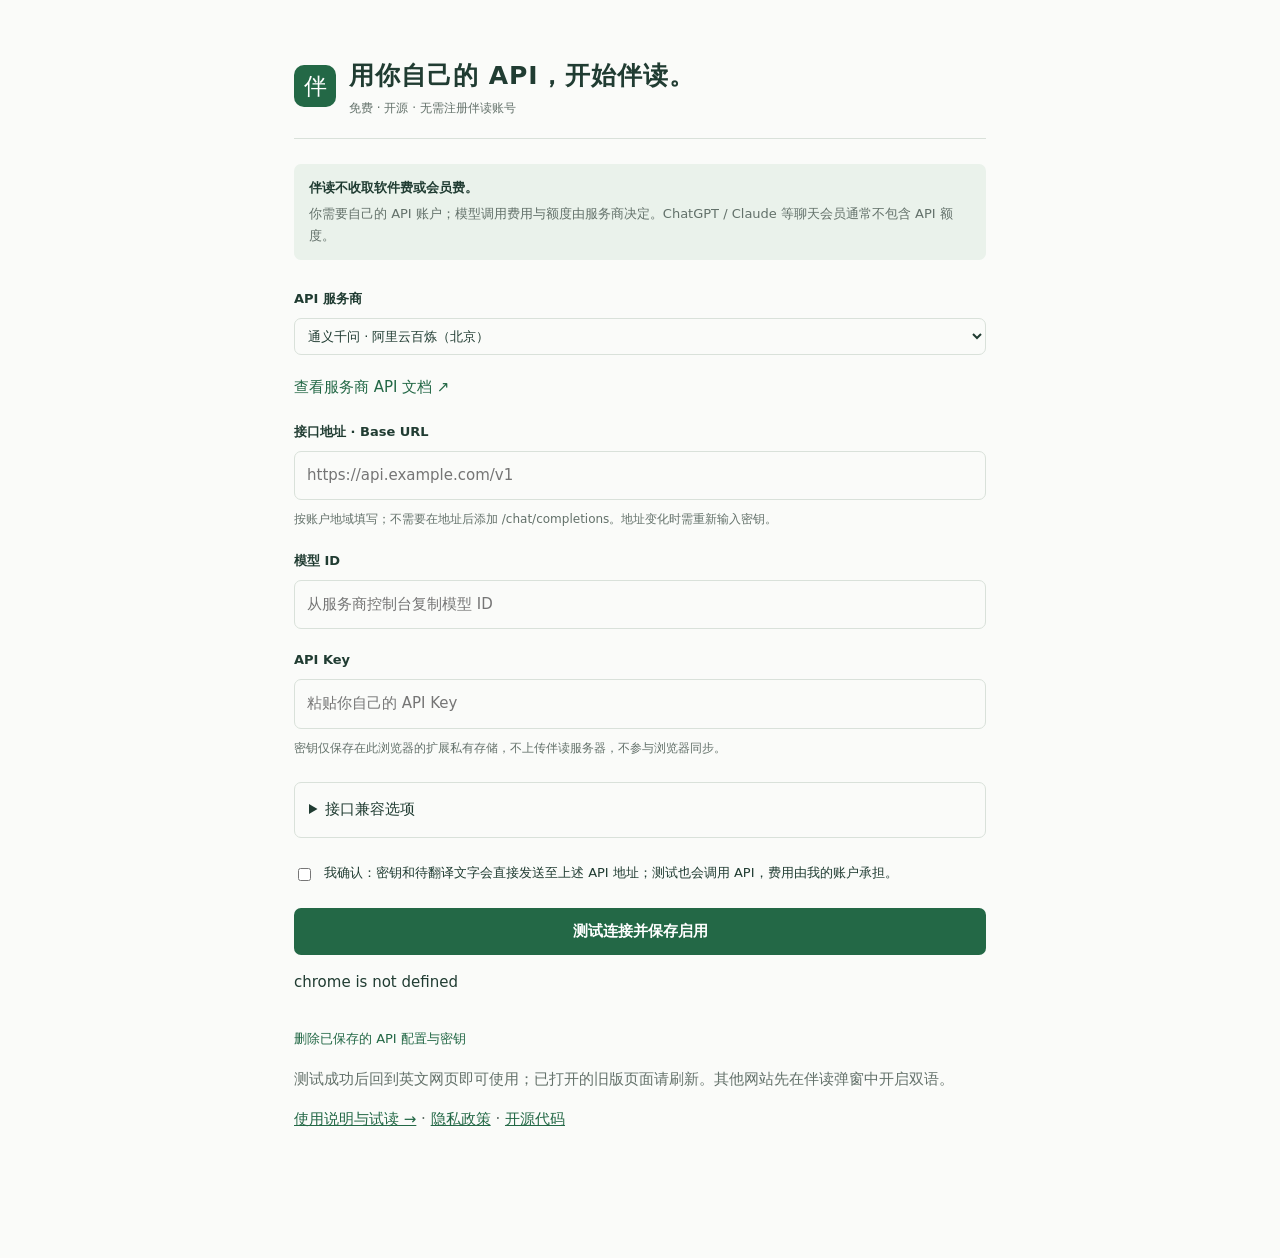
<file: extension/api-setup.html>
<!doctype html>
<html lang="zh-CN"><head><meta charset="utf-8"><meta name="viewport" content="width=device-width,initial-scale=1"><title>伴读 · API 设置</title><link rel="stylesheet" href="ui.css"></head>
<body class="guide settings">
<header><span class="mark">伴</span><div><h1>用你自己的 API，开始伴读。</h1><p>免费 · 开源 · 无需注册伴读账号</p></div></header>
<main>
<div class="note"><strong>伴读不收取软件费或会员费。</strong><p>你需要自己的 API 账户；模型调用费用与额度由服务商决定。ChatGPT / Claude 等聊天会员通常不包含 API 额度。</p></div>
<form id="api-form">
<label for="provider">API 服务商</label><select id="provider"></select>
<p id="provider-hint" class="hint"></p><p><a id="provider-docs" target="_blank" rel="noreferrer">查看服务商 API 文档 ↗</a></p>
<label for="base-url">接口地址 · Base URL</label><input id="base-url" type="url" required spellcheck="false" placeholder="https://api.example.com/v1" autocomplete="off">
<p class="hint">按账户地域填写；不需要在地址后添加 /chat/completions。地址变化时需重新输入密钥。</p>
<label for="model">模型 ID</label><input id="model" required spellcheck="false" placeholder="从服务商控制台复制模型 ID" autocomplete="off">
<label for="api-key">API Key</label><input id="api-key" type="password" spellcheck="false" autocomplete="off" placeholder="粘贴你自己的 API Key">
<p id="key-state" class="hint">密钥仅保存在此浏览器的扩展私有存储，不上传伴读服务器，不参与浏览器同步。</p>
<details><summary>接口兼容选项</summary><label class="check"><input id="stream" type="checkbox" checked> 流式显示译文（OpenAI 兼容接口）</label><label class="check"><input id="json-mode" type="checkbox"> 发送 JSON 模式参数（仅在模型支持时开启）</label><p class="hint">遇到参数不兼容时，可关闭以上选项后重新测试。Claude 使用非流式 Messages 接口。</p></details>
<label class="check consent"><input id="consent" type="checkbox" required> 我确认：密钥和待翻译文字会直接发送至上述 API 地址；测试也会调用 API，费用由我的账户承担。</label>
<button id="save" class="primary" type="submit">测试连接并保存启用</button>
<p id="result" role="status" aria-live="polite"></p>
</form>
<button id="remove" class="text-button" type="button">删除已保存的 API 配置与密钥</button>
<p>测试成功后回到英文网页即可使用；已打开的旧版页面请刷新。其他网站先在伴读弹窗中开启双语。</p>
<p><a href="welcome.html">使用说明与试读 →</a> · <a href="https://bandume.com/privacy.html" target="_blank" rel="noreferrer">隐私政策</a> · <a href="https://github.com/polytradingwin/bandu" target="_blank" rel="noreferrer">开源代码</a></p>
</main><script src="providers.js"></script><script src="api-setup.js"></script></body></html>
</file>
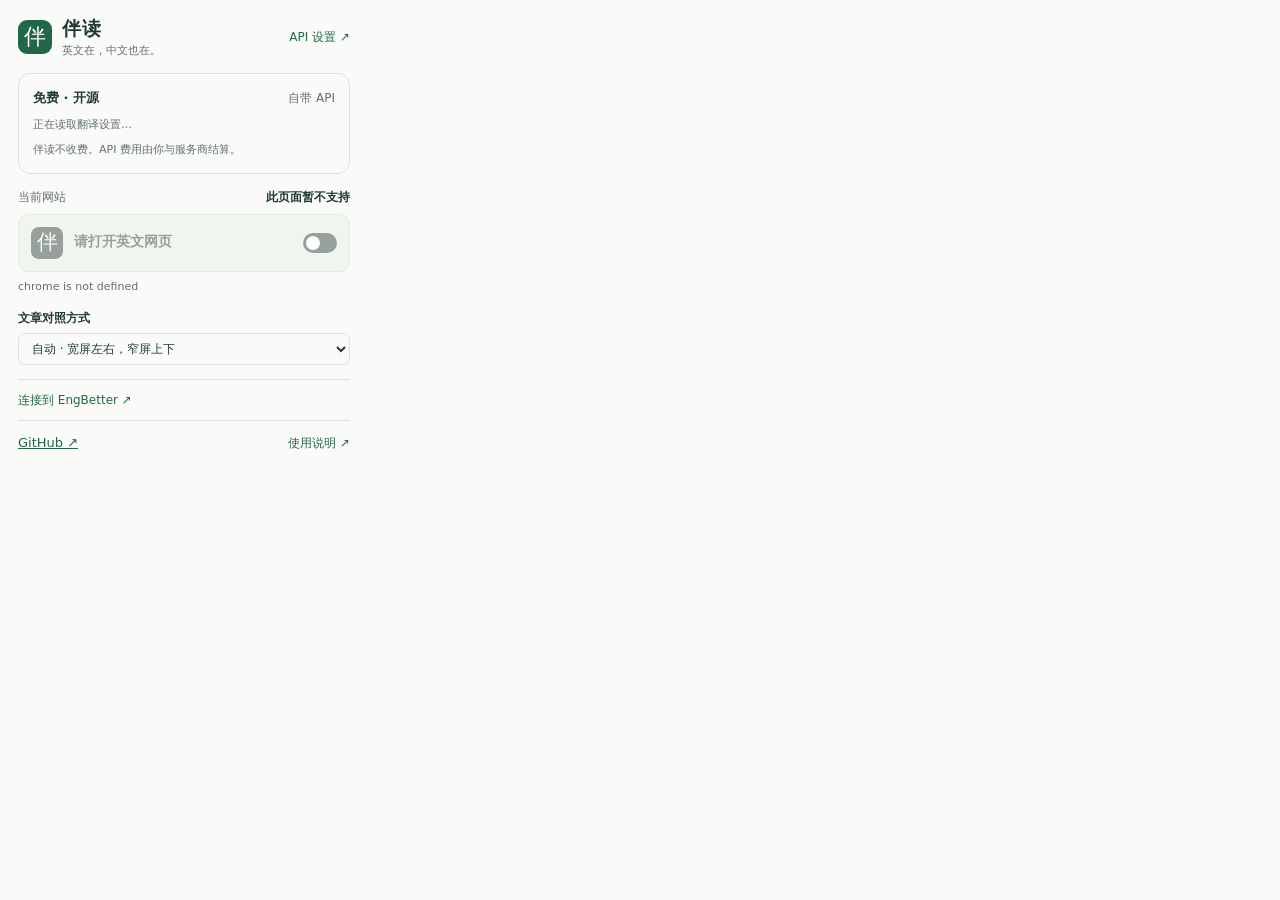
<file: extension/popup.html>
<!doctype html>
<html lang="zh-CN"><head><meta charset="utf-8"><meta name="viewport" content="width=device-width,initial-scale=1"><title>伴读</title><link rel="stylesheet" href="ui.css"></head>
<body class="popup">
<header><span class="mark">伴</span><div><h1>伴读</h1><p>英文在，中文也在。</p></div><button id="settings" class="text-button">API 设置 ↗</button></header>
<main>
<section class="quota-panel" aria-label="翻译设置">
<div class="quota-heading"><strong>免费 · 开源</strong><span>自带 API</span></div>
<p id="provider-label">正在读取翻译设置…</p><p>伴读不收费。API 费用由你与服务商结算。</p>
</section>
<div class="site"><span>当前网站</span><strong id="site">正在读取…</strong></div>
<button id="toggle" class="site-toggle" role="switch" aria-checked="false" disabled><span class="toggle-symbol" aria-hidden="true">伴</span><span class="toggle-copy"><strong id="toggle-title">正在连接页面…</strong><small id="toggle-action"></small></span><span class="switch-track" aria-hidden="true"><span></span></span></button>
<p id="status" role="status" aria-live="polite"></p>
<label for="layout">文章对照方式</label><select id="layout"><option value="auto">自动 · 宽屏左右，窄屏上下</option><option value="below">始终放在英文下方</option></select>
<div class="eb-row"><button id="engbetter" class="text-button">连接到 EngBetter ↗</button><button id="eb-disconnect" class="text-button" hidden>断开</button></div>
<p id="eb-status" role="status" aria-live="polite" hidden></p>
<footer><a href="https://github.com/polytradingwin/bandu" target="_blank" rel="noreferrer">GitHub ↗</a><button id="help" class="text-button">使用说明 ↗</button></footer>
</main><script src="providers.js"></script><script src="popup.js"></script></body></html>
</file>
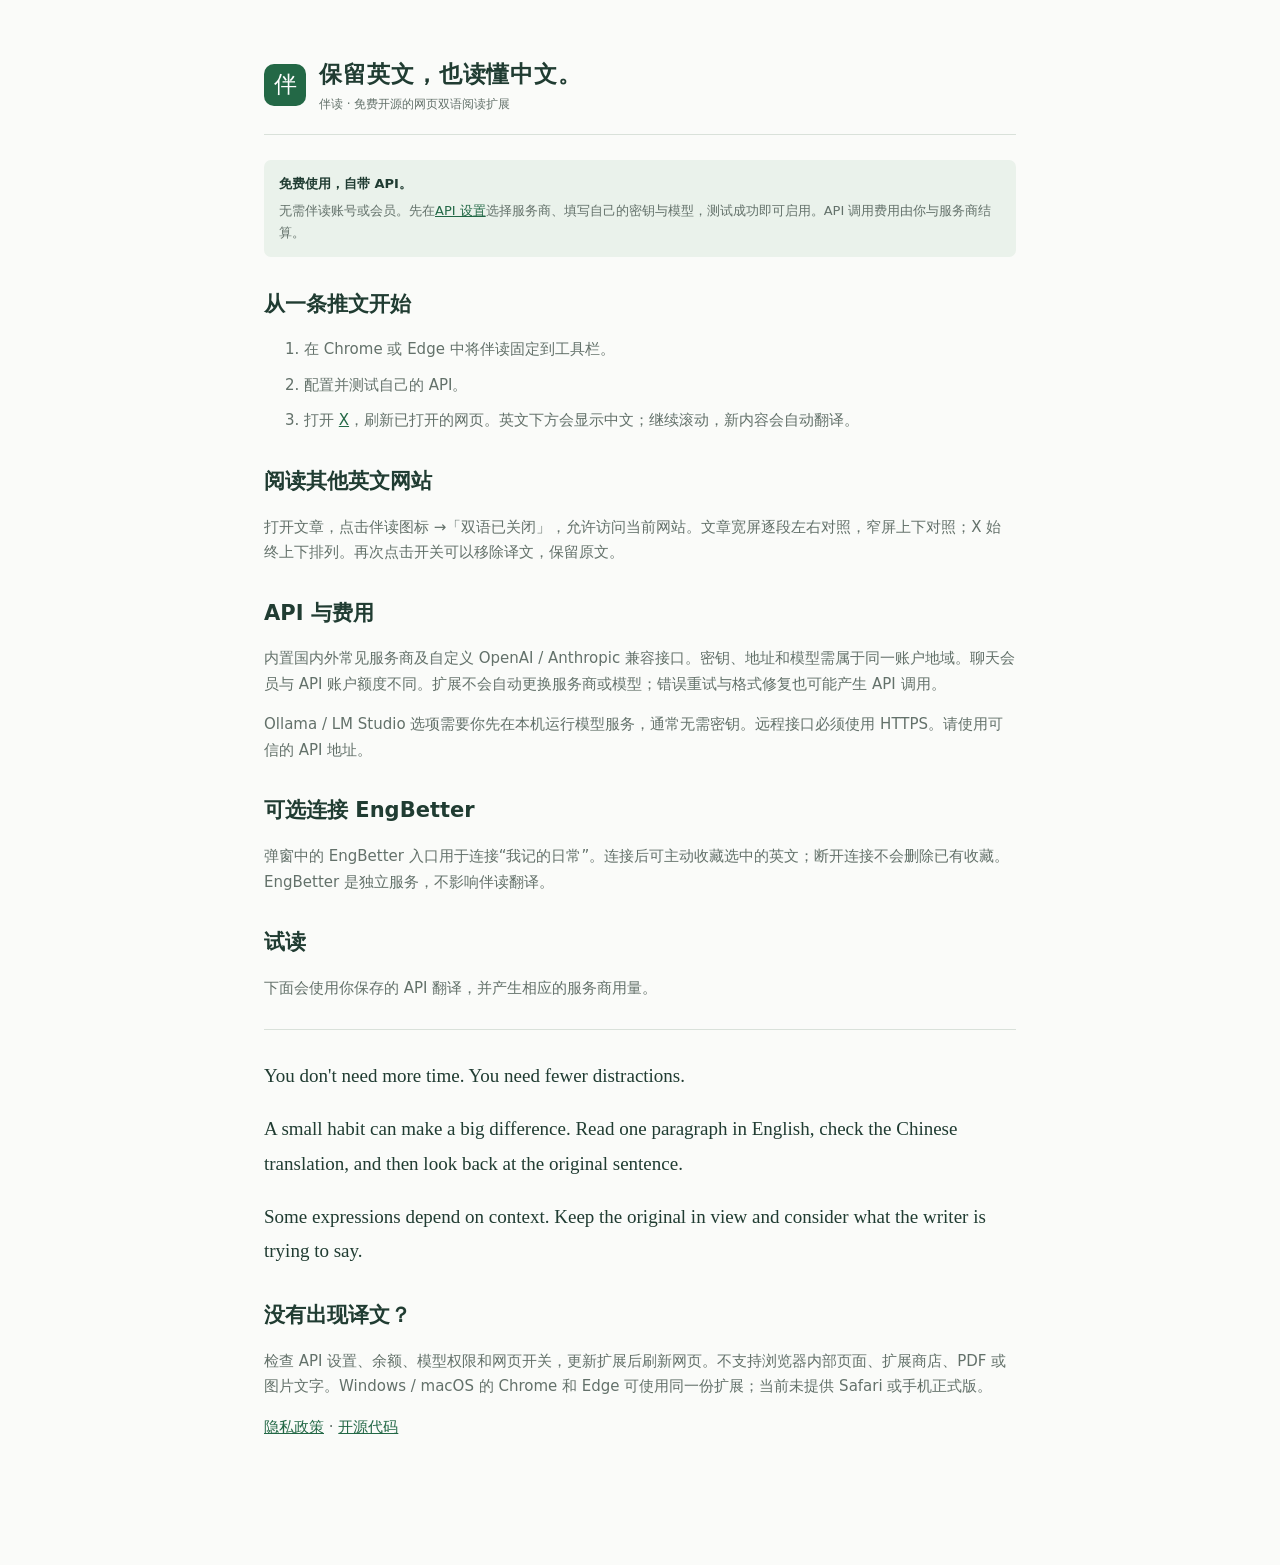
<file: extension/welcome.html>
<!doctype html>
<html lang="zh-CN"><head><meta charset="utf-8"><meta name="viewport" content="width=device-width,initial-scale=1"><title>开始使用伴读</title><link rel="stylesheet" href="ui.css"></head>
<body class="guide"><header><span class="mark">伴</span><div><h1>保留英文，也读懂中文。</h1><p>伴读 · 免费开源的网页双语阅读扩展</p></div></header><main>
<div class="note"><strong>免费使用，自带 API。</strong><p>无需伴读账号或会员。先在<a href="api-setup.html">API 设置</a>选择服务商、填写自己的密钥与模型，测试成功即可启用。API 调用费用由你与服务商结算。</p></div>
<h2>从一条推文开始</h2><ol><li>在 Chrome 或 Edge 中将伴读固定到工具栏。</li><li>配置并测试自己的 API。</li><li>打开 <a href="https://x.com/home" target="_blank" rel="noreferrer">X</a>，刷新已打开的网页。英文下方会显示中文；继续滚动，新内容会自动翻译。</li></ol>
<h2>阅读其他英文网站</h2><p>打开文章，点击伴读图标 →「双语已关闭」，允许访问当前网站。文章宽屏逐段左右对照，窄屏上下对照；X 始终上下排列。再次点击开关可以移除译文，保留原文。</p>
<h2>API 与费用</h2><p>内置国内外常见服务商及自定义 OpenAI / Anthropic 兼容接口。密钥、地址和模型需属于同一账户地域。聊天会员与 API 账户额度不同。扩展不会自动更换服务商或模型；错误重试与格式修复也可能产生 API 调用。</p><p>Ollama / LM Studio 选项需要你先在本机运行模型服务，通常无需密钥。远程接口必须使用 HTTPS。请使用可信的 API 地址。</p>
<h2>可选连接 EngBetter</h2><p>弹窗中的 EngBetter 入口用于连接“我记的日常”。连接后可主动收藏选中的英文；断开连接不会删除已有收藏。EngBetter 是独立服务，不影响伴读翻译。</p>
<h2>试读</h2><p>下面会使用你保存的 API 翻译，并产生相应的服务商用量。</p>
<article class="reading" lang="en"><p>You don't need more time. You need fewer distractions.</p><p>A small habit can make a big difference. Read one paragraph in English, check the Chinese translation, and then look back at the original sentence.</p><p>Some expressions depend on context. Keep the original in view and consider what the writer is trying to say.</p></article>
<h2>没有出现译文？</h2><p>检查 API 设置、余额、模型权限和网页开关，更新扩展后刷新网页。不支持浏览器内部页面、扩展商店、PDF 或图片文字。Windows / macOS 的 Chrome 和 Edge 可使用同一份扩展；当前未提供 Safari 或手机正式版。</p>
<p><a href="https://bandume.com/privacy.html" target="_blank" rel="noreferrer">隐私政策</a> · <a href="https://github.com/polytradingwin/bandu" target="_blank" rel="noreferrer">开源代码</a></p></main><script src="content.js"></script></body></html>
</file>
<file: extension/ui.css>
:root { color-scheme: light dark; --bg:#fafbf9; --ink:#203c32; --muted:#63716a; --line:#d9e1da; --accent:#236846; --tint:#eaf2eb; }
* { box-sizing:border-box; }
body { margin:0; background:var(--bg); color:var(--ink); font:15px/1.7 system-ui,-apple-system,"Segoe UI","Microsoft YaHei",sans-serif; }
.popup { width:350px; }
header { display:flex; align-items:center; gap:13px; padding:24px 24px 19px; border-bottom:1px solid var(--line); }
.mark { display:grid; place-items:center; width:42px; height:42px; background:var(--accent); color:white; border-radius:10px; font-size:23px; }
h1 { margin:0; font-size:23px; letter-spacing:.04em; }
header p { margin:0; color:var(--muted); font-size:12px; }
main { padding:22px 24px; }
.site { display:flex; justify-content:space-between; gap:12px; margin-bottom:17px; font-size:13px; color:var(--muted); }
.site strong { color:var(--ink); overflow-wrap:anywhere; }
button,select { font:inherit; }
button { cursor:pointer; border-radius:7px; }
button:disabled { cursor:wait; opacity:.65; }
.primary { width:100%; border:0; background:var(--accent); color:white; padding:11px 16px; font-weight:600; }
button:focus-visible,select:focus-visible,a:focus-visible { outline:3px solid #cc952e; outline-offset:3px; }
#status { font-size:13px; min-height:22px; margin:10px 0 22px; color:var(--muted); }
label { display:block; margin-bottom:8px; font-size:13px; font-weight:600; }
select { width:100%; padding:9px; color:var(--ink); border:1px solid var(--line); border-radius:7px; background:var(--bg); font-size:13px; }
.hint { font-size:12px; color:var(--muted); margin:9px 0 20px; }
.note { background:var(--tint); padding:13px 15px; border-radius:7px; font-size:13px; }
.note p { margin:4px 0 0; color:var(--muted); }
.text-button { border:0; background:none; color:var(--accent); padding:15px 0 0; font-size:13px; }
.guide { max-width:800px; margin:35px auto; padding:0 24px 50px; }
.guide header { padding:20px 0; }
.guide main { padding:25px 0; }
.guide h2 { font-size:21px; margin:30px 0 10px; }
.guide p,.guide li { color:var(--muted); }
.guide li { margin:10px 0; }
.guide code { color:var(--ink); background:var(--tint); padding:2px 5px; overflow-wrap:anywhere; }
a { color:var(--accent); }
.reading { border-top:1px solid var(--line); margin-top:28px; padding-top:10px; }
.reading p { font-family:Georgia,serif; color:var(--ink); font-size:19px; line-height:1.8; }
@media(prefers-color-scheme:dark) { :root { --bg:#17221d; --ink:#e4eee6; --muted:#afbeb3; --line:#3b4b40; --accent:#3b8b61; --tint:#253a2c; } a,.text-button { color:#9dd3ac; } }



/* Compact extension controls, separate from full-page guides. */
.popup{width:368px;font-size:13px;line-height:1.5}
.popup header{padding:14px 18px;gap:10px;border-bottom:0}
.popup header .mark{width:34px;height:34px;font-size:22px;border-radius:9px}
.popup h1{font-size:19px}.popup header p{font-size:11px}
.popup header .text-button{margin-left:auto}
.popup main{padding:0 18px 12px}
.popup .text-button{padding:0;font-size:12px;text-align:left}
.popup [hidden]{display:none!important}
.quota-panel{border:1px solid var(--line);border-radius:12px;padding:14px;margin-bottom:14px;background:var(--bg)}
.quota-heading,.quota-value,.quota-footer,.eb-row,.popup footer{display:flex;align-items:center;justify-content:space-between;gap:8px}
.quota-heading span{font-size:12px;color:var(--muted)}
.quota-value{margin:14px 0 7px}.quota-value span{font-size:12px;color:var(--muted)}
.quota-value strong{font-size:19px;letter-spacing:-.6px;font-variant-numeric:tabular-nums}
.quota-panel progress{display:block;appearance:none;width:100%;height:7px;border:0;border-radius:9px;overflow:hidden;background:var(--line);color:var(--accent)}
.quota-panel progress::-webkit-progress-bar{background:var(--line)}
.quota-panel progress::-webkit-progress-value{background:var(--accent);border-radius:9px}
.quota-panel progress::-moz-progress-bar{background:var(--accent)}
.quota-panel p{font-size:11px;color:var(--muted);margin:9px 0 0;font-variant-numeric:tabular-nums}
.quota-panel #quota-expiry{margin-top:3px}
.quota-footer{border-top:1px solid var(--line);margin-top:11px;padding-top:9px;font-size:11px;color:var(--muted)}
.popup .site{margin-bottom:8px;font-size:12px}
.site-toggle{width:100%;display:flex;align-items:center;gap:11px;text-align:left;padding:12px;border:1px solid var(--line);background:var(--tint);color:var(--muted);border-radius:10px}
.toggle-symbol{display:grid;place-items:center;width:32px;height:32px;border-radius:8px;background:var(--muted);color:var(--bg);font-size:21px}
.toggle-copy{flex:1}.toggle-copy strong,.toggle-copy small{display:block}.toggle-copy strong{font-size:14px}.toggle-copy small{font-size:11px;margin-top:2px}
.site-toggle.is-on{background:var(--accent);border-color:var(--accent);color:#fff}
.is-on .toggle-symbol{background:#ffffff26;color:#fff}
.switch-track{width:34px;height:20px;padding:3px;border-radius:20px;background:var(--muted)}
.switch-track span{display:block;width:14px;height:14px;border-radius:50%;background:#fff}
.is-on .switch-track{background:#ffffff55}.is-on .switch-track span{transform:translateX(14px)}
.popup #status{font-size:11px;min-height:0;margin:7px 0 14px}
.popup label{font-size:12px;margin-bottom:6px}.popup select{padding:7px 9px;font-size:12px}
.popup .hint{font-size:11px;margin:6px 0 13px}
.eb-row{margin-top:14px;border-top:1px solid var(--line);padding:11px 0}
.eb-row #eb-disconnect{color:#a43d28;background:#fff0e9;font-size:12px;font-weight:600;padding:4px 10px;border:1px solid #edc5b7;border-radius:6px}
.popup footer{border-top:1px solid var(--line);padding-top:12px}
.settings{max-width:740px}.settings h1{font-size:25px}.settings form{margin-top:28px}
.settings input:not([type=checkbox]){width:100%;padding:11px 12px;border:1px solid var(--line);border-radius:7px;background:var(--bg);color:var(--ink);font:inherit}
.settings input:focus-visible{outline:3px solid #cc952e;outline-offset:2px}
.settings label:not(.check){margin-top:20px}.settings .check{display:flex;align-items:flex-start;gap:10px;margin-top:14px;font-weight:400;line-height:1.7}.settings input[type=checkbox]{margin-top:6px;flex-shrink:0}
.settings details{margin:24px 0;padding:14px;border:1px solid var(--line);border-radius:7px}.settings summary{cursor:pointer}
.settings .consent{margin:24px 0}.settings #result{overflow-wrap:anywhere;min-height:28px;color:var(--ink)}
.settings [hidden]{display:none!important}
@media(max-width:540px){.settings h1{font-size:20px}.settings{padding:0 18px 30px;margin-top:15px}}
</file>
